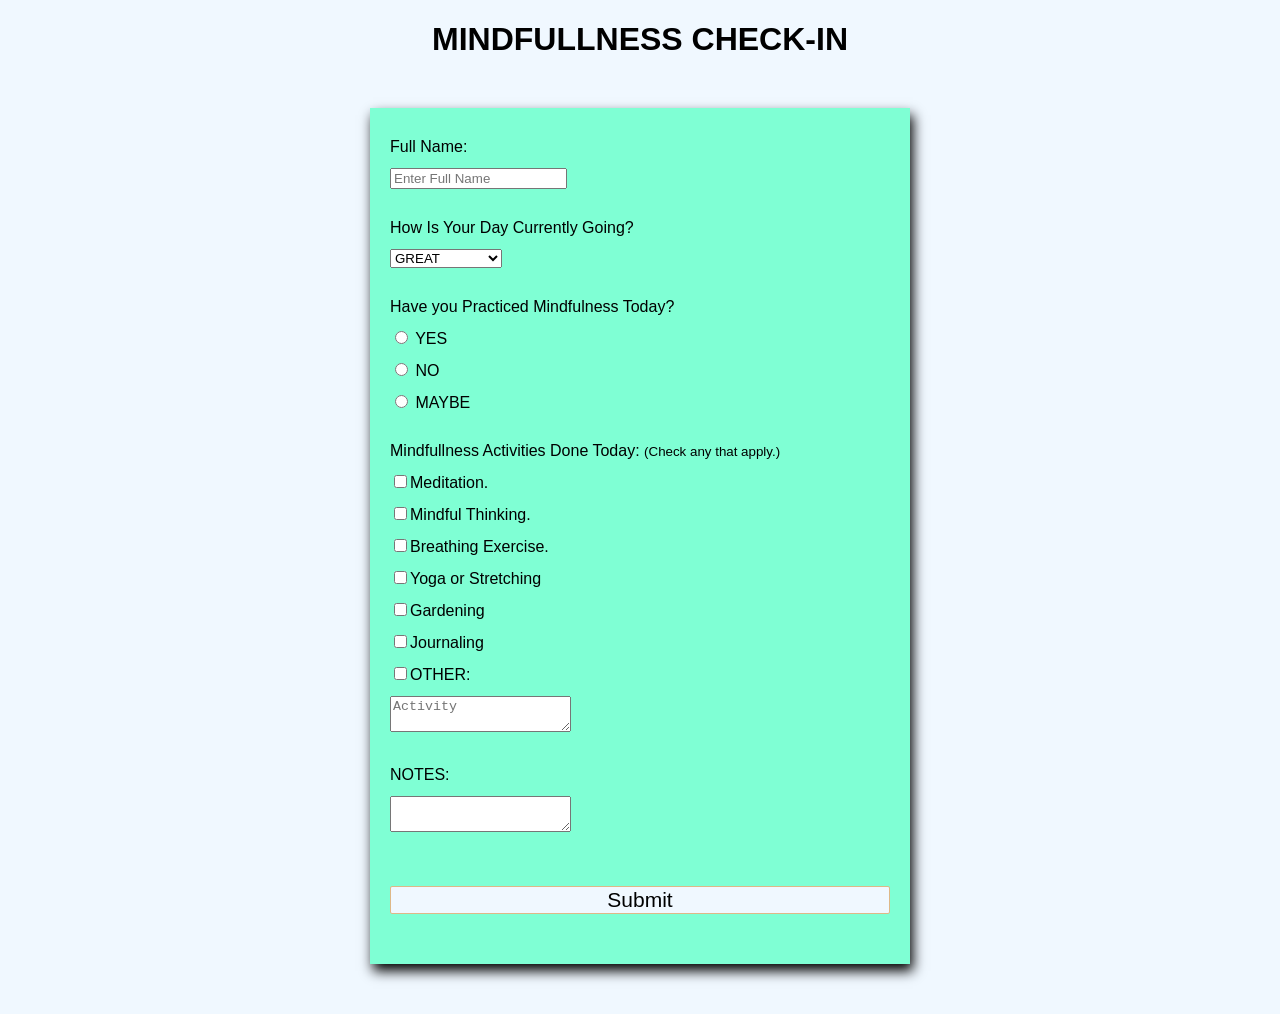
<file: 10-Days-Of-Code/Day-02-SurveyForm/index.html>
<!DOCTYPE html>
<html lang="en">

<head>
    <meta charset="UTF-8">
    <meta http-equiv="X-UA_Compatiable" content="IE-edge">
    <meta name="viewport" content="width-device-width, initial-scale=1.0">

    <title>SIMPLE SURVEY FORM</title>

    <!-- INTERNAL SYLE SHEET-->
    <style>
        
        /*BODY STYLING*/
        body{
            background-color: aliceblue;
            font-family: 'Lucida Sans', 'Lucida Sans Regular', 'Lucida Grande', 'Lucida Sans Unicode', Geneva, Verdana, sans-serif;
            text-align: center;
        }

        /*FORM STYLING*/
        form{
            background-color: aquamarine;
            max-width: 500px;
            margin: 50px auto;
            padding: 30px 20px;
            box-shadow: 3px 7px 12px rgba(0, 0, 0, 5);
        }
        
        /*FORM CLASS STYLING*/
        .form-control{
            text-align: left;
            margin-bottom: 30px;
        }

        /*FORM LABEL STYLING*/
        .form-control label{
            display: block;
            margin-bottom: 12px;
        }

        /*BODY STYLING*/
        select, textarea */
        .form-control input,
        .form-control select,
        .form-control textarea {
            border: 1px solid grey;
            border-radius: 2px;
            font-family: inherit;
            padding: 10px;
            display: block;
            width: 95%;
        }
 
        /* RADIO & CHECKBOX STYLING */
        .form-control input[type="radio"],
        .form-control input[type="checkbox"] {
            display: inline-block;
            width: auto;
        }
 
        /* BUTTON STYLING */
        button {
            background-color: aliceblue;
            border: 1px solid burlywood;
            border-radius: 2px;
            font-family: inherit;
            font-size: 21px;
            display: block;
            width: 100%;
            margin-top: 50px;
            margin-bottom: 20px;
        }

    </style>


</head>

<body>
    <h1><strong> MINDFULLNESS CHECK-IN</strong></h1>

    <!--FORM CREATION-->
    <form id="form">
        
        <!-- Form Details-->
        <div class="form-control">
            <label for="name" id="label-name">
                Full Name:
            </label>

            <!--user input-->
            <input type="text"
                    id="name" 
                    placeholder="Enter Full Name"/>
        </div>

        <div class="form-control">
            <label for="role" id="label-role">
                How Is Your Day Currently Going?
            </label>

            <!--OPTIONS: for dropdown menu-->
            <select name="role" id="role">
                <option value="great">GREAT</option>
                <option value="notgreat">Not So Great</option>
                <option value="avg">Average</option>
                <option value="belowavg">Below Average</option>
                <!--    <option value="">Horrible</option>  -->
            </select>
            
        </div>

        <div class="form-control">
            <label>
                Have you Practiced Mindfulness Today?
            </label>

            <!--RADIO BUTTONS-->
            <label for="yes-1">
                <input type="radio" id="yes-1" name="yes">
                YES
            </label>

            <label for="no-2">
                <input type="radio" id="no-1" name="no">
                NO
            </label>

            <label for="maybe-3">
                <input type="radio" id="maybe-3" name="maybe">
                MAYBE
            </label>
        </div>

        <div class="form-control">
            <!--<label>
                How did you Practiced Mindfulness Today?
            </label>
        -->
            <!--CHECKBOX-->
            <label>Mindfullness Activities Done Today:
                <small>(Check any that apply.)</small>
            </label>
            <!--CHECKBOX INPUTS-->
            <label for="input-1">
                <input type="checkbox" name="input">Meditation.</input>
            </label>

            <label for="input-2">
                <input type="checkbox" name="input">Mindful Thinking.</input>
            </label>

            <label for="input-3">
                <input type="checkbox" name="input">Breathing Exercise.</input>
            </label>
            
            <label for="input-4">
                <input type="checkbox" name="input">Yoga or Stretching </input>
            </label>
            
            <label for="input-5">
                <input type="checkbox" name="input">Gardening </input>
            </label>

            <label for="input-6">
                <input type="checkbox" name="input">Journaling </input>
            </label>

            <label for="input-7">
                <input type="checkbox" name="input">OTHER: </input>
            </label>

            <textarea name="other-block" id="other-notes" placeholder="Activity"></textarea>
            
            <!--
            <label for="input-N?A">
                <input type="checkbox" name="input">N/A </input>
            </label>

            -->
            

        </div>    

        <!-- MULTI-LINE-COMMENTS-->
        <div class="form-control">
            <label for="notes">
                NOTES:
            </label>

            <textarea name="notes" id="comment"
                        placeholder="Enter Notes from the Day Here:">
            </textarea>
        </div>

        <!--SUBMIT BUTTON-->
        <button type="submit" value="submit">
            Submit
        </button>

    </form>

</body>
</html>
</file>
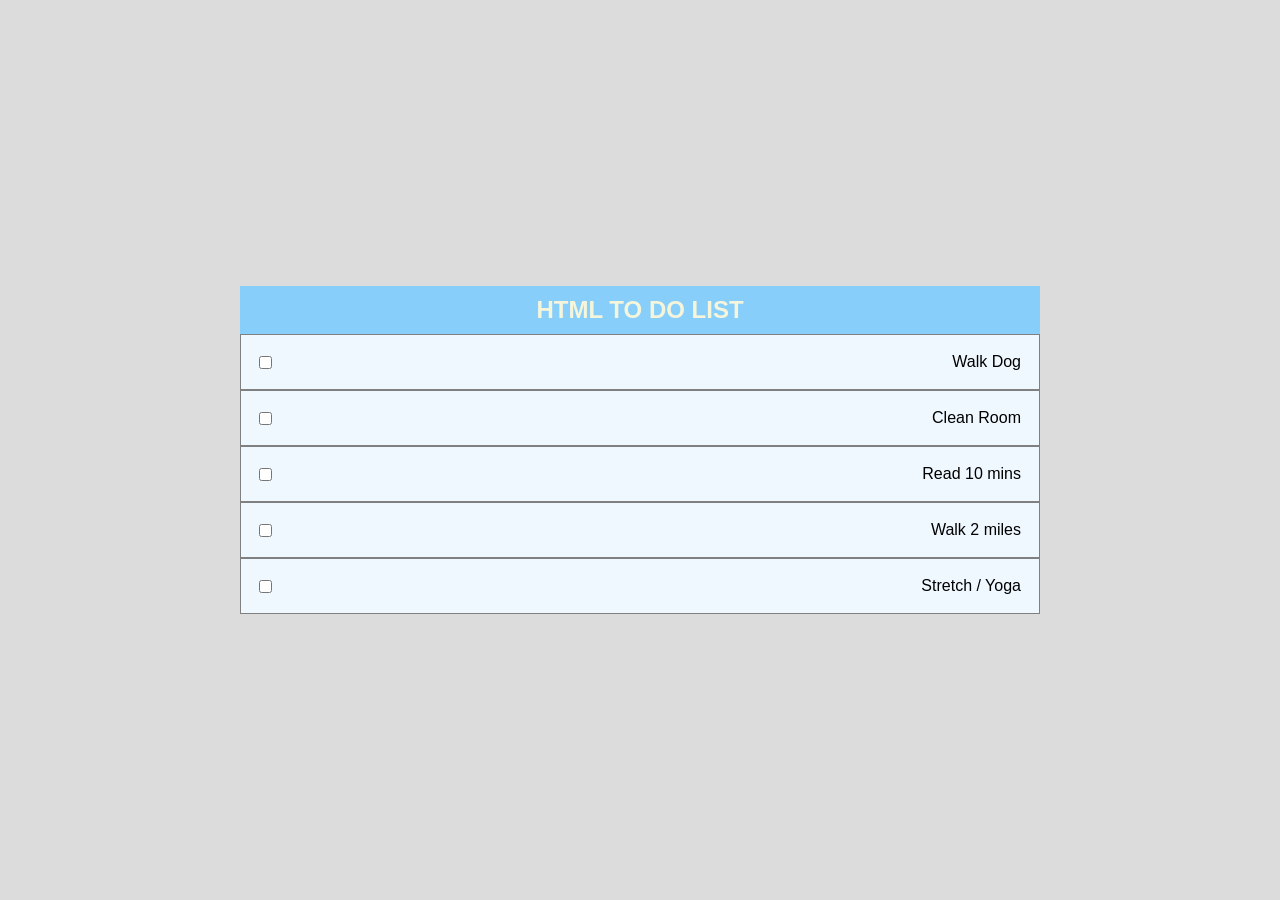
<file: 10-Days-Of-Code/Day-03-To-Do/index.html>
<!DOCTYPE html>

<html>
<head>
    <meta charset="UTF-8">
    <meta name="decription" content=" ">
    <meta name="keywords" content="HTML, CSS, ToDo, List">
    <meta name="author" content="Kristoff L.">
    <meta name="viewpoint" content="width=devicewidth", initial-scale="1.0">

    <title> TO-DO-LIST </title>

 <!-- <link rel="stylesheet" href="style.css"> -->


<!-- INTERNAL SYLE SHEET-->
<style>
    /* * STYLING*/
    *
    {
        background-color: aliceblue;
        font-family: sans-serif;
        text-align: center;
        margin: 0;
        padding: 0;
        box-sizing: border-box;
    }

    /*BODY STYLING*/
    body
    {
      display: flex;
      justify-content: center;
      align-items: center;
      min-height: 100vh;
      background: gainsboro;
    }
    
    /*LIST STYLING */
    .list
    {
      position: relative;
      background: burlywood;
      width: 800px;
    }

    /*LIST & PAGE HEADING STYLING*/
    .list h2
    {
      background: lightskyblue;
      color: beige;
      padding: 10px 30px;
      font-weight: 900;
    }

     /*LISTS STYLING*/
     .list ul li
    {
      position: relative;
      padding: 18px;
      list-style: none;
      border: 1px solid gray;
    }
     
    /*LISTS STYLING
     .list ul li:last-child
    {
      border-bottom: none;
    }
    */
    
     /*LISTS & LABEL STYLING */
     .list ul li label
    {
      position: relative;
      display: flex;
      justify-content: space-between;
      align-items: center;
      cursor: pointer;
    }
   
</style>

  <div class="list">
      <h2>HTML TO DO LIST</h2>
      
        <ul>
          <li>  
            <label>
              <input type="checkbox" name="">
              <p> Walk Dog </p>   
            </label>
          </li>
           
          <li>
          <label>
            <input type="checkbox" name="">
              <p> Clean Room</p>
            </label>
          </li>
          
          <li>
          <label>
            <input type="checkbox" name="">
            <p> Read 10 mins</p>
          </label>
          </li>

          <li>
          <label>
            <input type="checkbox" name="">
            <p> Walk 2 miles </p>
          </label>
          </li>

          <li>
          <label>
            
            <input type="checkbox" name="">
            <p> Stretch / Yoga </p>
          </label>
          </li> 
              
        </ul>
  </div>
</head>



</html>




<!-- ** DAYS OF CODE -- DAY 03 --  CALENDER ** -->
<!-- KRISTOFF L.  © Kristoff L. All Rights Reserved. -->
</file>
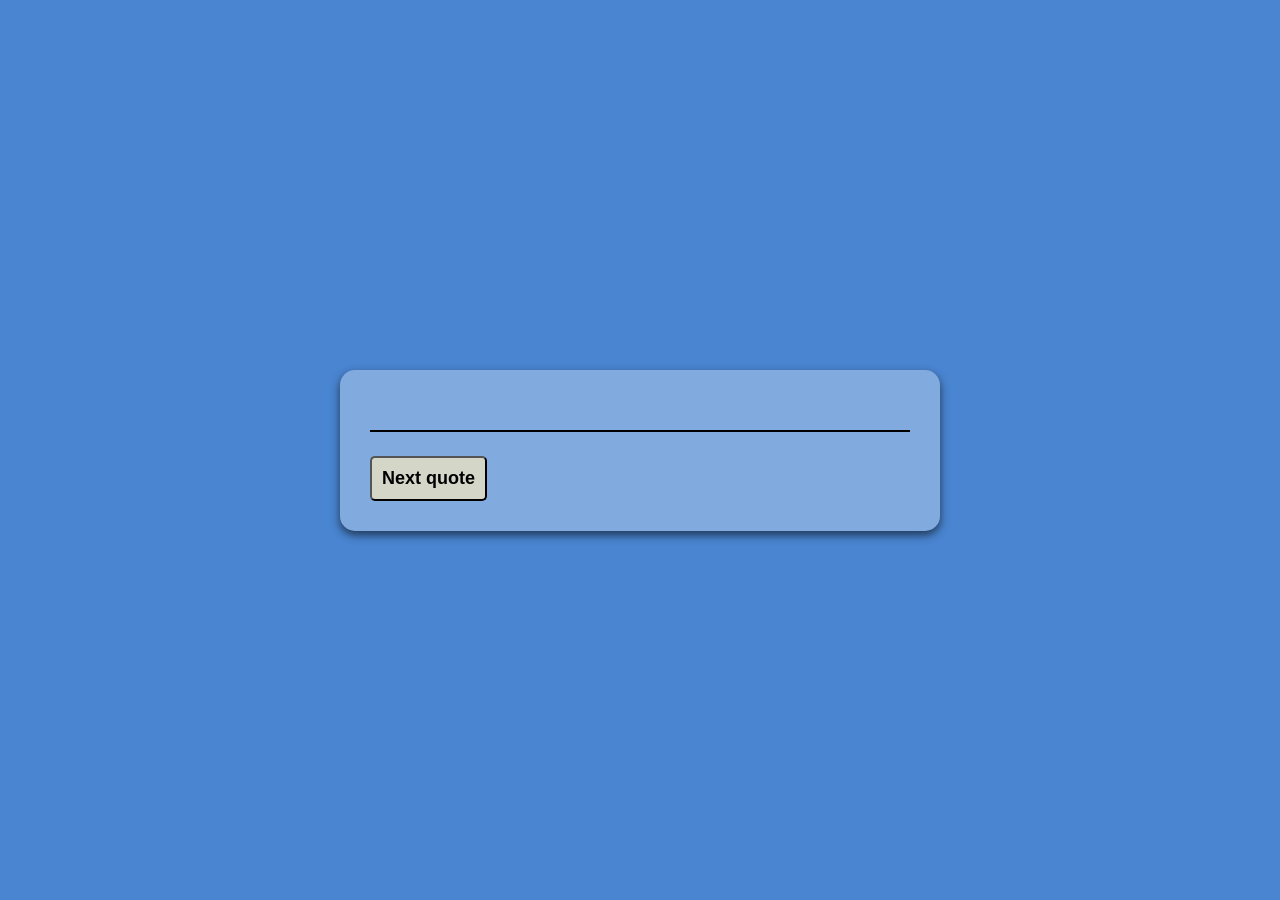
<file: 10-Days-Of-Code/Day-04-QuoteGeneration/index.html>
<!DOCTYPE html>

<html>
<head>
    <meta charset="UTF-8">
    <meta name="decription" content="Random Quote Generator">
    <meta name="keywords" content="HTML,CSS,JavaScript, Quotes, API">
    <meta name="author" content="Kristoff L.">
    <meta name="viewpoint" content="width=devicewidth", initial-scale="1.0">

    <title>Quote-Generator</title>

    <link rel="stylesheet" href="stylesheet.css">
</head>

<body>
    <body>
        <!-- Quote Container -->
        <div class="container">
             
            <!-- Quote Display -->
            <h1>
            <i class="fas fa-quote-left"></i>
            <span class="quote" id="quote"></span>
            <i class="fas fa-quote-right"></i>
            
            </h1>
            <!-- Author to be Displayed Here -->
            <p class="author" id="author"></p>

            <hr/>
            <div class="buttons">
                <!--onclick event - 'next quote' button -->
                <button class="next" onclick="getNewQuote()">Next quote</button>
            </div>
        </div>

        <!--LINK TO JAVASCRIPT-->
        <script src="javascript.js"></script>
</body>
</html>





<!-- ** DAYS OF CODE -- DAY 4 ** -->
<!-- KRISTOFF L.  © Kristoff L. All Rights Reserved. -->
</file>
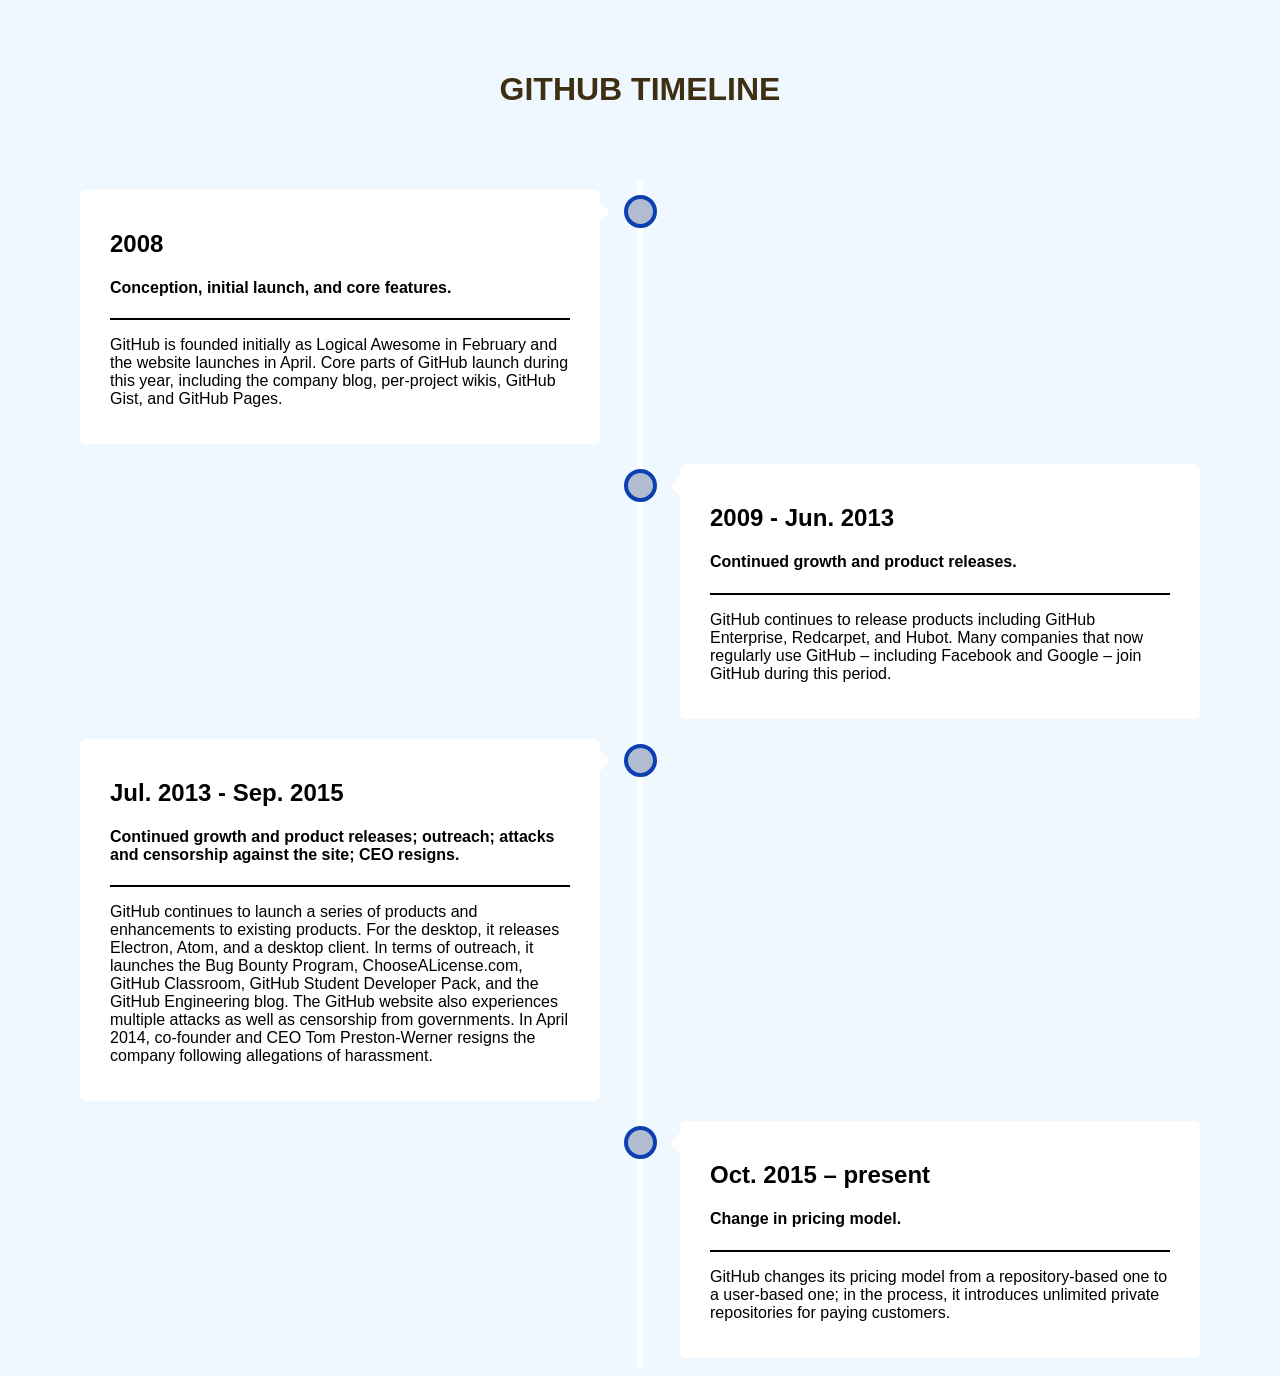
<file: 10-Days-Of-Code/Day-05-GithubTimeline/index.html>
<!DOCTYPE html>

<html>
<head>
    <meta charset="UTF-8">
    <meta name="decription" content=" ">
    <meta name="keywords" content="HTML,CSS,Timeline">
    <meta name="author" content="Kristoff L.">
    <meta name="viewpoint" content="width=devicewidth", initial-scale="1.0">

    <title> </title>

    <link rel="stylesheet" href="style.css">
</head>

<body>
    <h1 id="title"> GITHUB TIMELINE </h1>
    
    <!--TIME PERIOD CONTAINERS-->
    <div class="timeline">
        
        <div class="container left">
            <div class="content">
                
                <h2> 2008 </h2>
                    <h4> Conception, initial launch, and core features. </h4>
                <hr id="horizontal-line">              
                
                    <p> 
                        GitHub is founded initially as Logical Awesome in February 
                    and the website launches in April. Core parts of GitHub launch 
                    during this year, including the company blog, per-project wikis, 
                    GitHub Gist, and GitHub Pages.
                 </p>
            </div>
        </div>

        <div class="container right">
            <div class="content">
                
                <h2>2009 - Jun. 2013</h2>
                   <h4> Continued growth and product releases. </h4> 
                
                <hr id="horizontal-line">

                   <p>
                       GitHub continues to release products including GitHub Enterprise, 
                        Redcarpet, and Hubot. Many companies that now regularly use GitHub 
                        – including Facebook and Google – join GitHub during this period. 
                    </p>
            </div>
        </div>

        <div class="container left">
            <div class="content">
                
                <h2> Jul. 2013 - Sep. 2015</h2>

                    <h4> Continued growth and product releases; outreach; attacks and censorship 
                        against the site; CEO resigns.	 </h4>

                <hr id="horizontal-line">   

                    <p>
                        GitHub continues to launch a series of products and enhancements to existing 
                        products. For the desktop, it releases Electron, Atom, and a desktop client. 
                        In terms of outreach, it launches the Bug Bounty Program, ChooseALicense.com, 
                        GitHub Classroom, GitHub Student Developer Pack, and the GitHub Engineering blog. 
                        The GitHub website also experiences multiple attacks as well as censorship from 
                        governments. In April 2014, co-founder and CEO Tom Preston-Werner resigns the 
                        company following allegations of harassment.
                    </p>
            </div>
        </div>

        <div class="container right">
            <div class="content">
                
                <h2>Oct. 2015 – present</h2>
                    <h4> Change in pricing model. </h4>
                
                <hr id="horizontal-line">   

                <p> 
                    GitHub changes its pricing model from a repository-based one to a user-based one; in the 
                    process, it introduces unlimited private repositories for paying customers. 
                </p>
            </div>
        </div>
       
    </div>
        
</body>
</html>





<!-- ** DAYS OF CODE -- DAY 5 ** -->
<!-- KRISTOFF L.  © Kristoff L. All Rights Reserved. -->
</file>
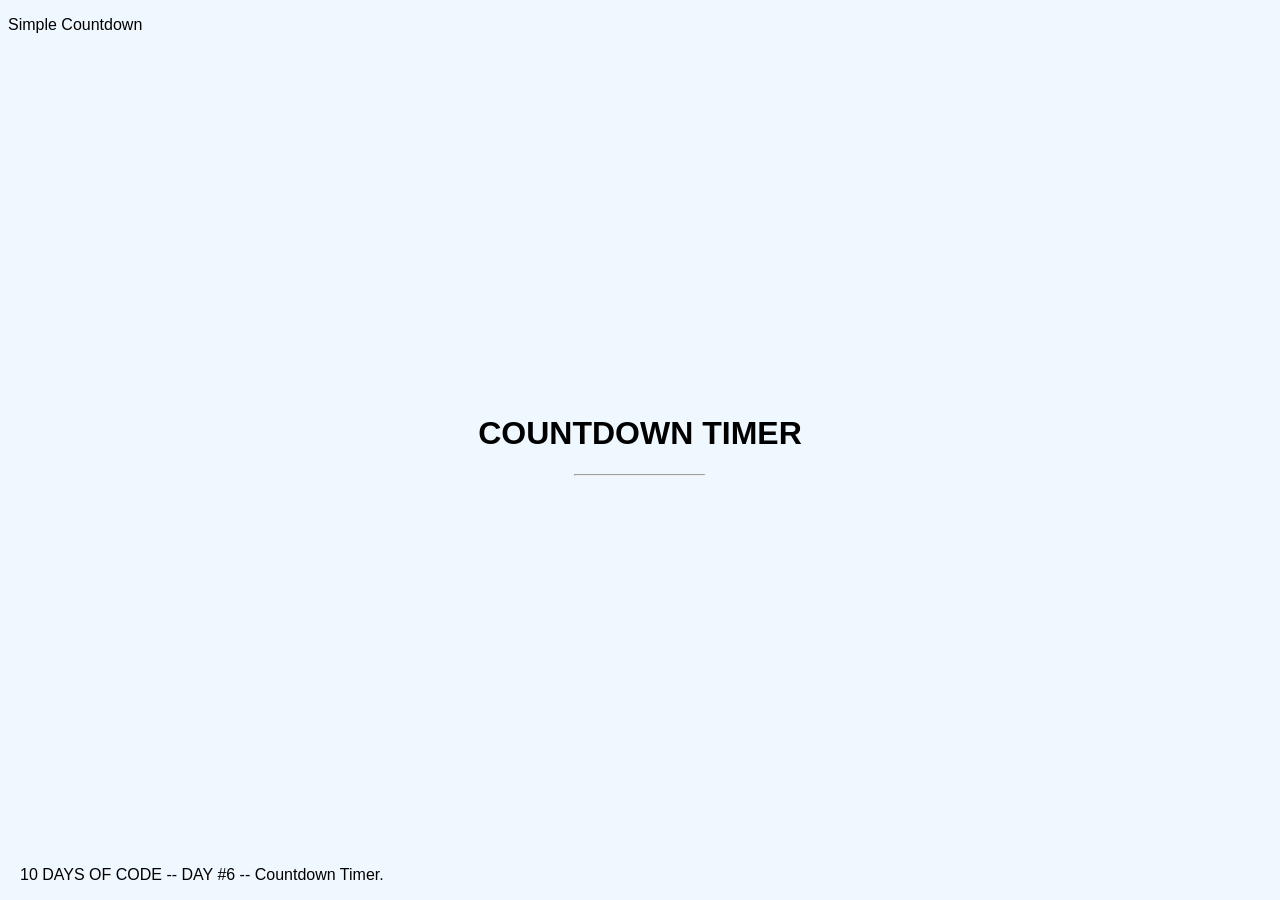
<file: 10-Days-Of-Code/Day-06-CountdownTimer/index.html>
<!DOCTYPE html>

<html>
<head>
    <meta charset="UTF-8">
    <meta name="decription" content=" ">
    <meta name="keywords" content="HTML,CSS, JavaScript, Countdown Timer">
    <meta name="author" content="Kristoff L.">
    <meta name="viewpoint" content="width=devicewidth", initial-scale="1.0">

    <title> Countdown Timer </title>
</head>

<!-- ** INTERNAL STYLING  **-->
    
    <style>
    body, html {
      height: 100%;
      margin: 0;
      background-color: aliceblue;
      /* **FaILURE TO LOAD GIF INTO BACKGROUND ** background-image: url("wall#2.gif"); */
      font-family: 'Lucida Sans', 'Lucida Sans Regular', 'Lucida Grande', 'Lucida Sans Unicode', Geneva, Verdana, sans-serif;
      text-align: center;
    }

    
    .topleft {
      position: absolute;
      top: 0;
      left: 8px;
    }

    .botleft {
        position: absolute;
        bottom: 0;
        left: 20px;

    }
        
    .middle {
      position: absolute;
      font-weight: bold;
      top: 50%;
      left: 50%;
      transform: translate(-50%, -50%);
      text-align: center;
    }
    
    hr {
      margin: auto;
      width: 40%;
    }
    </style>
    
    
    <body>  
    <div class="bgimage">
      <div class="topleft">
        <p>Simple Countdown</p>
      </div>

      <div class="middle">
        <h1>COUNTDOWN TIMER</h1>
        <hr>
        <p id="time" style="font-size:30px"></p>
      </div>

      <div class="botleft">
        <p>10 DAYS OF CODE -- DAY #6 -- Countdown Timer. </p>
      </div>
    </div>
    
    
    <!-- ** JAVASCRIPT SECTION ** -->   
    <script>
    //counting to jul 10, 2022
    var countDownDate = new Date("JUL 10, 2022 15:37:25").getTime();
    
    //Count update
    var countdownfunction = setInterval(function() {
    
      //today date & time
      var now = new Date().getTime();
      
      //distance between now & date
      var dist = countDownDate - now;
      
      // Time calculations - days, hours, minutes and seconds
      var days = Math.floor(dist / (1000 * 60 * 60 * 24));
      var hours = Math.floor((dist % (1000 * 60 * 60 * 24)) / (1000 * 60 * 60));
      var mins = Math.floor((dist % (1000 * 60 * 60)) / (1000 * 60));
      var secs = Math.floor((dist % (1000 * 60)) / 1000);
      
      // Output in ** id="time" **
      document.getElementById("time").innerHTML = days + " Day(s) " + hours + " Hour(s) "
      + mins + " Min(s) " + secs + " Sec(s) ";
      
      // If timer done check 
      if (dist < 0) {
        clearInterval(countdownfunction);
        document.getElementById("time").innerHTML = "EXPIRED";
      }
    }, 1000);
    </script>
    

    </body>
</html>



<!-- ** DAYS OF CODE -- DAY 6 ** -->
<!-- KRISTOFF L.  © Kristoff L. All Rights Reserved. -->
</file>
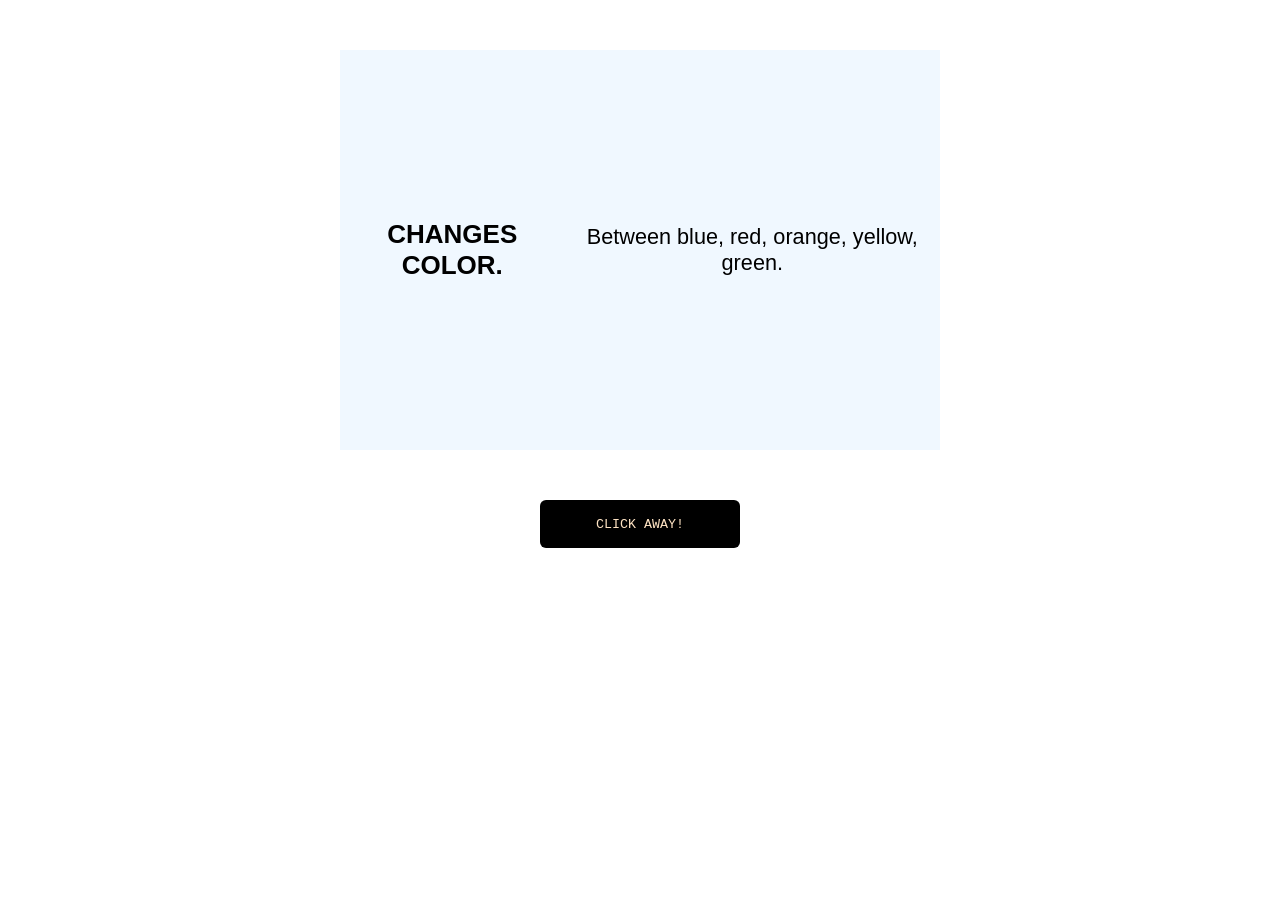
<file: 10-Days-Of-Code/Day-07-ColorChange/index.html>
<!DOCTYPE html>

<html>
<head>
    <meta charset="UTF-8">
    <meta name="decription" content=" ">
    <meta name="keywords" content="HTML,CSS,Color Changer">
    <meta name="author" content="Kristoff L.">
    <meta name="viewpoint" content="width=devicewidth", initial-scale="1.0">

    <title> Color Changer </title>

    <link rel="stylesheet" href="style.css">
</head>

<body>

    <div id="back">
        <strong> CHANGES COLOR. </strong>
        <small> Between blue, red, orange, yellow, green.</small>
    </div>


    

    <button id="button"> CLICK AWAY! </button> 

    <script src="app.js"></script>

</body>
</html>





<!-- ** DAYS OF CODE -- DAY 7  ** -->
<!-- KRISTOFF L.  © Kristoff L. All Rights Reserved. -->
</file>
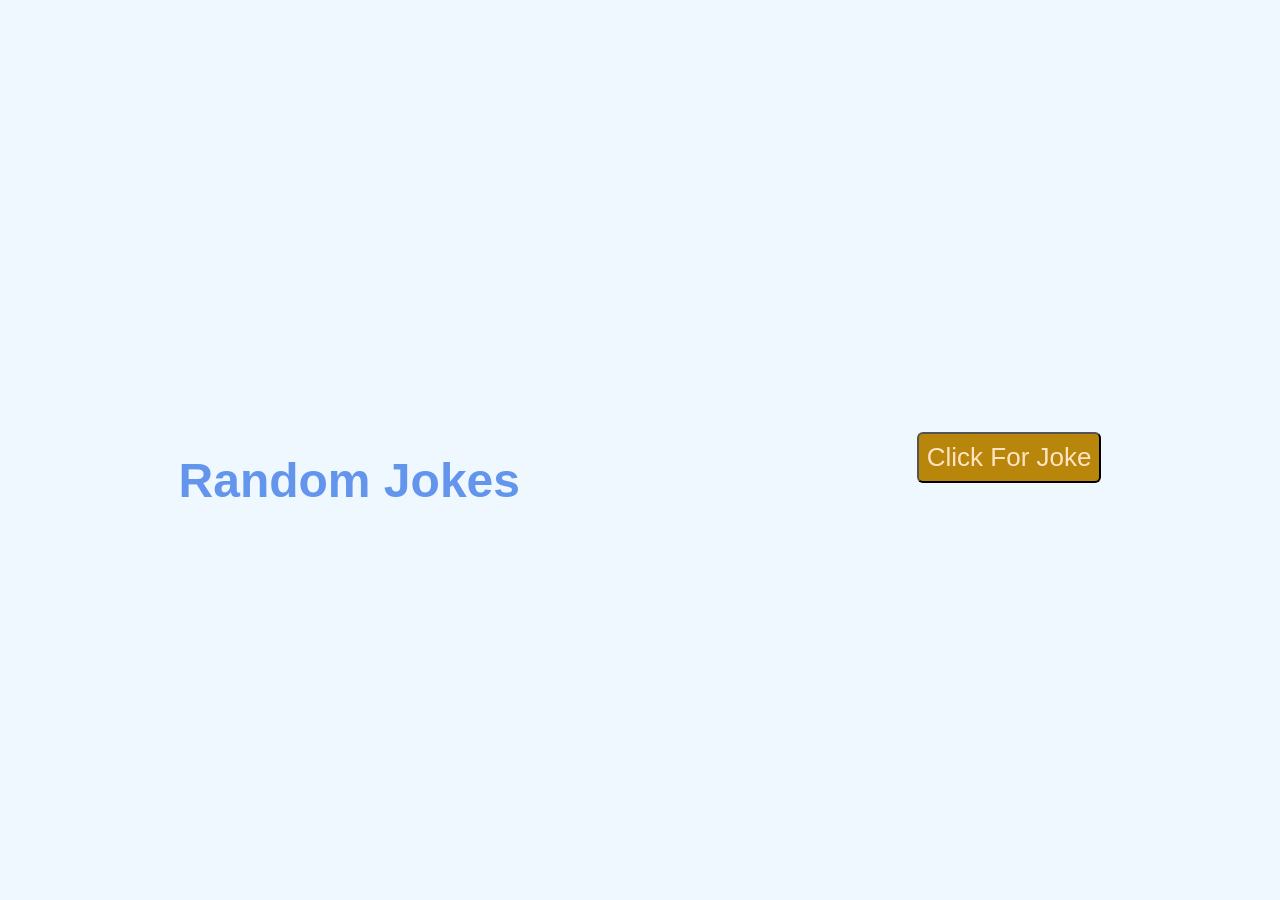
<file: 10-Days-Of-Code/Day-09-RandomJoke/index.html>
<!DOCTYPE html>

<html>
<head>
    <meta charset="UTF-8">
    <meta name="decription" content=" ">
    <meta name="keywords" content="HTML, CSS, RandomJoke">
    <meta name="author" content="Kristoff L.">
    <meta name="viewpoint" content="width=devicewidth", initial-scale="1.0">

    <title> Random Joke Generator </title>

    <link rel="stylesheet" href="style.css">
</head>

<body>
    <h1> Random Jokes </h1>

    <div class="display">      

        <p id="displayJoke">  </p>
    </div>

    <div class="button-container">
       <button class="button"> Click For Joke </button>  
    </div>
    
    <script src="app.js"></script> 

    <!-- ** JAVASCRIPT SCRIPT ** 
    <script> 
    </script>
    -->  

</body>
</html>




<!-- ** DAYS OF CODE -- DAY 9 -- JOKE GENERATOR ** -->
<!-- KRISTOFF L.  © Kristoff L. All Rights Reserved. -->
</file>
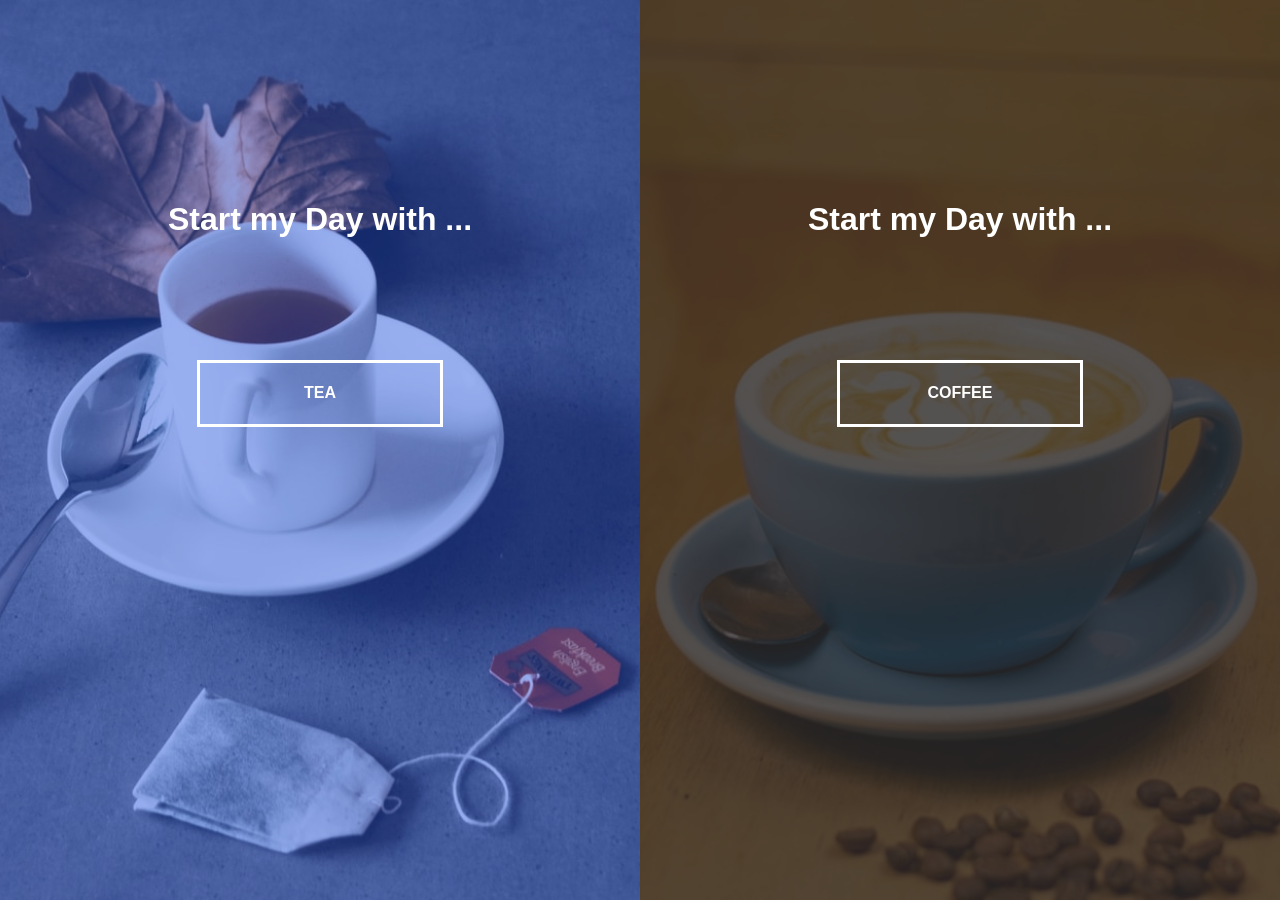
<file: 10-Days-Of-Code/Day-10-SplitLanding/index.html>
<!DOCTYPE html>

<html>
<head>
    <meta charset="UTF-8">
    <meta name="decription" content=" ">
    <meta name="keywords" content="HTML, CSS, Coffee, Tea, SplitLanding">
    <meta name="author" content="Kristoff L.">
    <meta name="viewpoint" content="width=devicewidth", initial-scale="1.0">

    <title> COFFEE or TEA </title>

    <link rel="stylesheet" href="style.css">
</head>
<!-- 
<body>
    <div class="content">
        <div class="split-left">
            <img src="./images/tea2.jpg" alt="Tea" class="tea">

            <div class="text">
                <p class="subtitle"> I'm starting ym day with... </p>
                <p class="title"> TEA </p>

                <button class="button" id="left-button"> Lets GOOO !!! </button>
            </div>
        </div>

        <div class="split-right">
            <img src="./images/coffee.jpg" alt="coffee" class="coffee">

            <div class="text">
                <p class="subtitle"> I'm starting ym day with... </p>
                <p class="title"> COFFEE </p>

                <button class="button" id="right-button"> Lets GOOO !!! </button>
            </div>
        </div>


    </div>


    <script src="app.js"></script> 

</body>-->



<div class="container">
    <div class="split left">
      <h1> Start my Day with ... </h1>
      <a href="#" class="button"> TEA </a>
    </div>
    
    <div class="split right">
      <h1> Start my Day with ... </h1>
      <a href="#" class="button"> COFFEE </a>
    </div>
  </div>


</html>




<!-- ** DAYS OF CODE -- DAY 10 -- SPLIT LANDING PAGE - COFEE & TEA ** -->
<!-- KRISTOFF L.  © Kristoff L. All Rights Reserved. -->
</file>
<file: 10-Days-Of-Code/Day-04-QuoteGeneration/stylesheet.css>
*{
    margin:0;
    padding:0;
    box-sizing: border-box;
}

body{
    min-height:100vh;
    transition: 0.5s;
    transition-timing-function: ease-in;
    background-color: rgb(74, 133, 209);
    display: flex;
    align-items: center;
    justify-content: center;

}

.container
{
    display: flex;
    flex-direction: column;
    align-items: center;
    padding: 30px;
    box-shadow: 0 4px 10px rgba(0, 0, 0, 0.6);
    border-radius: 15px;
    width: 600px;
    background-color: rgba(255, 255, 255, 0.3);
    margin: 10px;

}
.fa-quote-left, .fa-quote-right {
    font-size: 35px;
    color:goldenrod;
}
.quote
{
    text-align: center;
    font-size: 40px;
    font-weight: bold;
}
.author 
{

    margin:10px;
    text-align: right;
    font-size: 25px;
    font-style: italic;
    font-family: cursive;
}
hr {
    margin: 10px 0;
    width: 100%;
    border: 1px solid black;
    background-color: black;
}
.buttons {
    width: 100%;
    display: flex;
    justify-content: space-between;
    align-items: center;
    margin-top: 9px;
}
.twitter
{
    border:1px solid rgb(102, 179, 255);
    border-radius: 4px;
    background-color: rgb(102, 179, 255);
    color: white;
    text-align: center;
    font-size: 1.8em;
    width: 60px;
    height: 35px;
    line-height: 40px;
}
.next
{
    font-size:18px;
    border-radius: 5px;
    cursor:pointer;
    padding: 10px;
    margin-top: 5px;
    font-weight: bold;
    color: black;
    background-color: #ffedbca8;
}
.container:hover
{
    box-shadow: 0 10px 10px rgb(196, 183, 69);
}
</file>
<file: 10-Days-Of-Code/Day-05-GithubTimeline/style.css>
* {
  box-sizing: border-box;
}

body {
  background-color: aliceblue;
  font-family: Helvetica, sans-serif;
}

.hr{
    width: 40%;
}

#horizontal-line {
    border: solid black 1px;
}

#title {
    text-align: center;
    padding: 50px;
    font-family: 'Raleway', sans-serif;
    font-weight: bold;
    color: #3e2f13;
    text-decoration-line: none;    
}





/* Timeline vertical ruler */
.timeline {
  position: relative;
  max-width: 1200px;
  margin: 0 auto;
}

.timeline::after {
  content: '';
  position: absolute;
  width: 6px;
  background-color: white;
  top: 0;
  bottom: 0;
  left: 50%;
  margin-left: -3px;
}

/* Container for content */
.container {
  padding: 10px 40px;
  position: relative;
  background-color: inherit;
  width: 50%;
}

/* The timeline markers */
.container::after {
  content: '';
  position: absolute;
  width: 25px;
  height: 25px;
  right: -17px;
  background-color: rgb(177, 188, 209);
  border: 4px solid #0c40b1;
  top: 15px;
  border-radius: 50%;
  z-index: 1;
}

/* container left */
.left {
  left: 0;
}

/* container right */
.right {
  left: 50%;
}

/* Arrows pointing right */
.left::before {
  content: " ";
  height: 0;
  position: absolute;
  top: 22px;
  width: 0;
  z-index: 1;
  right: 30px;
  border: medium solid white;
  border-width: 10px 0 10px 10px;
  border-color: transparent transparent transparent white;
}

/* Arrows pointing left */
.right::before {
  content: " ";
  height: 0;
  position: absolute;
  top: 22px;
  width: 0;
  z-index: 1;
  left: 30px;
  border: medium solid white;
  border-width: 10px 10px 10px 0;
  border-color: transparent white transparent transparent;
}

/* circle containers - right */
.right::after {
  left: -16px;
}

/* The actual content */
.content {
  padding: 20px 30px;
  background-color: white;
  position: relative;
  border-radius: 6px;
}

/* Media queries - Responsive timeline on screens less than 600px wide */
@media screen and (max-width: 600px) {
  /* Place the timelime to the left */
  .timeline::after {
  left: 31px;
  }
  
  /* Full-width containers */
  .container {
  width: 100%;
  padding-left: 70px;
  padding-right: 25px;
  }
  
  /* Make sure that all arrows are pointing leftwards */
  .container::before {
  left: 60px;
  border: medium solid white;
  border-width: 10px 10px 10px 0;
  border-color: transparent white transparent transparent;
  }

  /* Make sure all circles are at the same spot */
  .left::after, .right::after {
  left: 15px;
  }
  
  /* Make all right containers behave like the left ones */
  .right {
  left: 0%;
  }
}
</file>
<file: 10-Days-Of-Code/Day-07-ColorChange/style.css>
/* STYLESHEET */

#back{
    background-color: aliceblue;
    color: black;
    font-family: sans-serif;
    font-size: 26px;
    width: 600px;
    height: 400px;
    margin: 50px auto 50px;
    text-align: center;
    display: flex;
    justify-content: center;
    align-items: center;
}

#button{
    text-align: center;
    width: 200px;
    height: 48px;
    margin: 50px auto 50px;
    color: bisque;
    font-family: 'Courier New', Courier, monospace;
    background: black;
    border-radius: 6px;
    border-style: none;
    display: block;
}
</file>
<file: 10-Days-Of-Code/Day-09-RandomJoke/style.css>
/* STYLESHEET */

* {
    padding: 0;
    margin: 0;
    box-sizing: border-box;
    font-family: 'Trebuchet MS', 'Lucida Sans Unicode', 'Lucida Grande', 'Lucida Sans', Arial, sans-serif;
    font-size: 16px;
  }
    

  body {
    width: 100vw;
    height: 100vh;
    overflow: hidden;
    background-color: aliceblue;
    font-family: sans-serif;
    display: flex;
    justify-content: center; 
    align-items: center; 
    text-align: center;
  }

  h1 {
    text-align: center;
    margin-top: 60px;
    color: cornflowerblue;
    font-weight: 600;
    font-size: 3em;
    
  }

  p {
    text-align: center;
    font-size: 1.2em;
  }

  .display {
    text-align: center;
    margin-top: 70px;
    margin-left: 15%;
    margin-right: 16%;
  }

  .button-container {
      text-align: center;
      margin-top: 15px;
  }

  .button {
      background-color: darkgoldenrod;
      color: bisque;
      padding: 8px;
      border-radius: 6px;
      font-size: 26px;
  }

  .button:hover {
      background-color: darkorange;
      cursor: pointer;
  }
</file>
<file: 10-Days-Of-Code/Day-10-SplitLanding/style.css>
/* STYLE SHEET */

:root {
    --container-bg-color: #333;
    --left-bg-color: rgba(39, 88, 223, 0.473);
    --left-button-hover-color: rgba(161, 11, 11, 0.3);
    --right-bg-color: rgba(43, 43, 43, 0.8);
    --right-button-hover-color: rgba(92, 92, 92, 0.3);
    --hover-width: 75%;
    --other-width: 25%;
    --speed: 1000ms;
  }
  
  html, body {
    padding:0;
    margin:0;
    font-family: sans-serif;
    width: 100%;
    height: 100%;
    overflow-x: hidden;
  }
  
  h1 {
    font-size: rem;
    color: #fff;
    position: absolute;
    left: 50%;
    top: 20%;
    transform: translateX(-50%);
    white-space: nowrap;
  }
  
  .button {
    display: block;
    position: absolute;
    left: 50%;
    top: 40%;
    height: 2.5rem;
    padding-top: 1.3rem;
    width: 15rem;
    text-align: center;
    color: #fff;
    border: #fff solid 0.2rem;
    font-size: 1rem;
    font-weight: bold;
    text-transform: uppercase;
    text-decoration: none;
    transform: translateX(-50%);
  }
  
  .split.left .button:hover {
    background-color: var(--left-button-hover-color);
    border-color: var(--left-button-hover-color);
  }
  
  .split.right .button:hover {
    background-color: var(--right-button-hover-color);
    border-color: var(--right-button-hover-color);
  }
  
  .container {
    position: relative;
    width: 100%;
    height: 100%;
    background: var(--container-bg-color);
  }
  
  .split {
    position: absolute;
    width: 50%;
    height: 100%;
    overflow: hidden;
  }
  
  .split.left {
    left:0;
    background: url('./images/tea2.jpg') center center no-repeat;
    background-size: cover;
  }
  
  .split.left:before {
    position:absolute;
    content: "";
    width: 100%;
    height: 100%;
    background: var(--left-bg-color);
  }
  
  .split.right {
    right:0;
    background: url('./images/coffee.jpg') center center no-repeat;
    background-size: cover;
  }
  
  .split.right:before {
    position:absolute;
    content: "";
    width: 100%;
    height: 100%;
    background: var(--right-bg-color);
  }
  
  .split.left, .split.right, .split.right:before, .split.left:before {
    transition: var(--speed) all ease-in-out;
  }
  
  .hover-left .left {
    width: var(--hover-width);
  }
  
  .hover-left .right {
    width: var(--other-width);
  }
  
  .hover-left .right:before {
    z-index: 2;
  }
  
  
  .hover-right .right {
    width: var(--hover-width);
  }
  
  .hover-right .left {
    width: var(--other-width);
  }
  
  .hover-right .left:before {
    z-index: 2;
  }
  
  @media(max-width: 800px) {
    h1 {
      font-size: 2rem;
    }
  
    .button {
      width: 12rem;
    }
  }
  
  @media(max-height: 700px) {
    .button {
      top: 70%;
    }
  }
</file>
